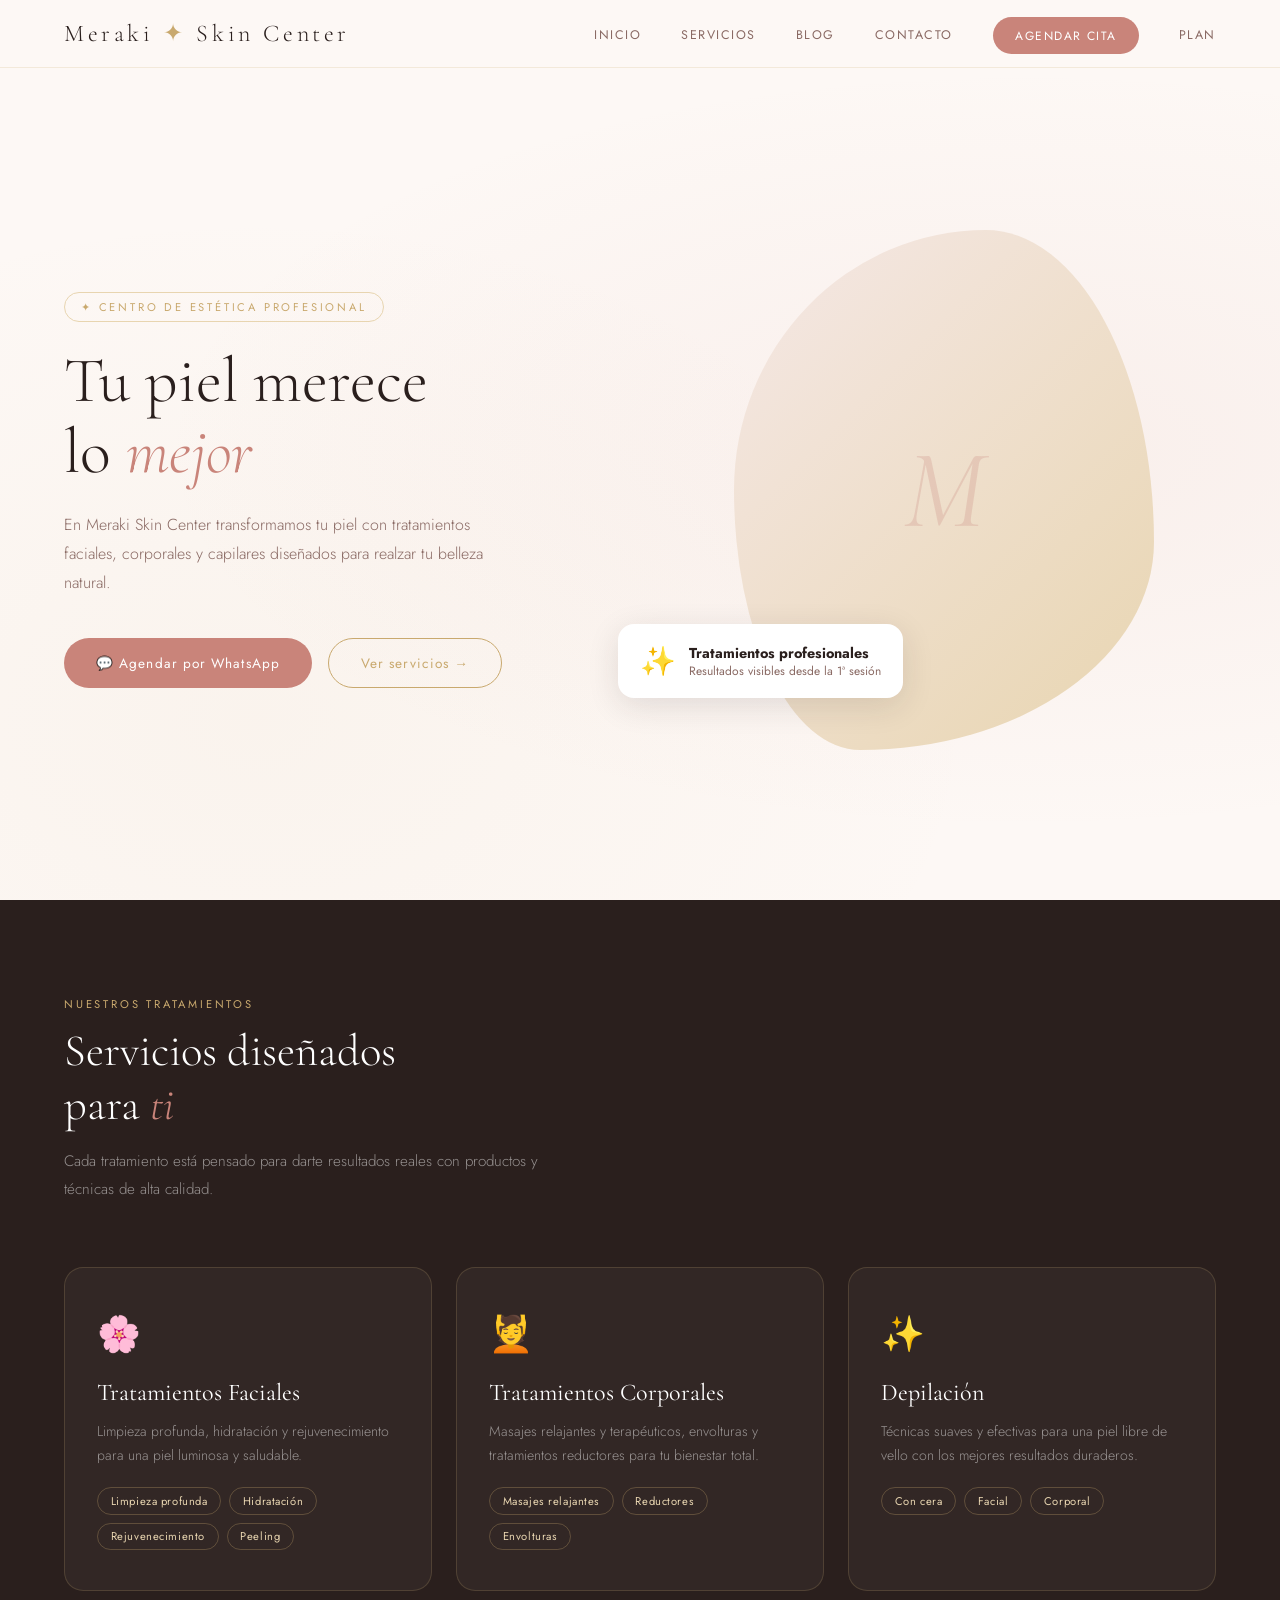
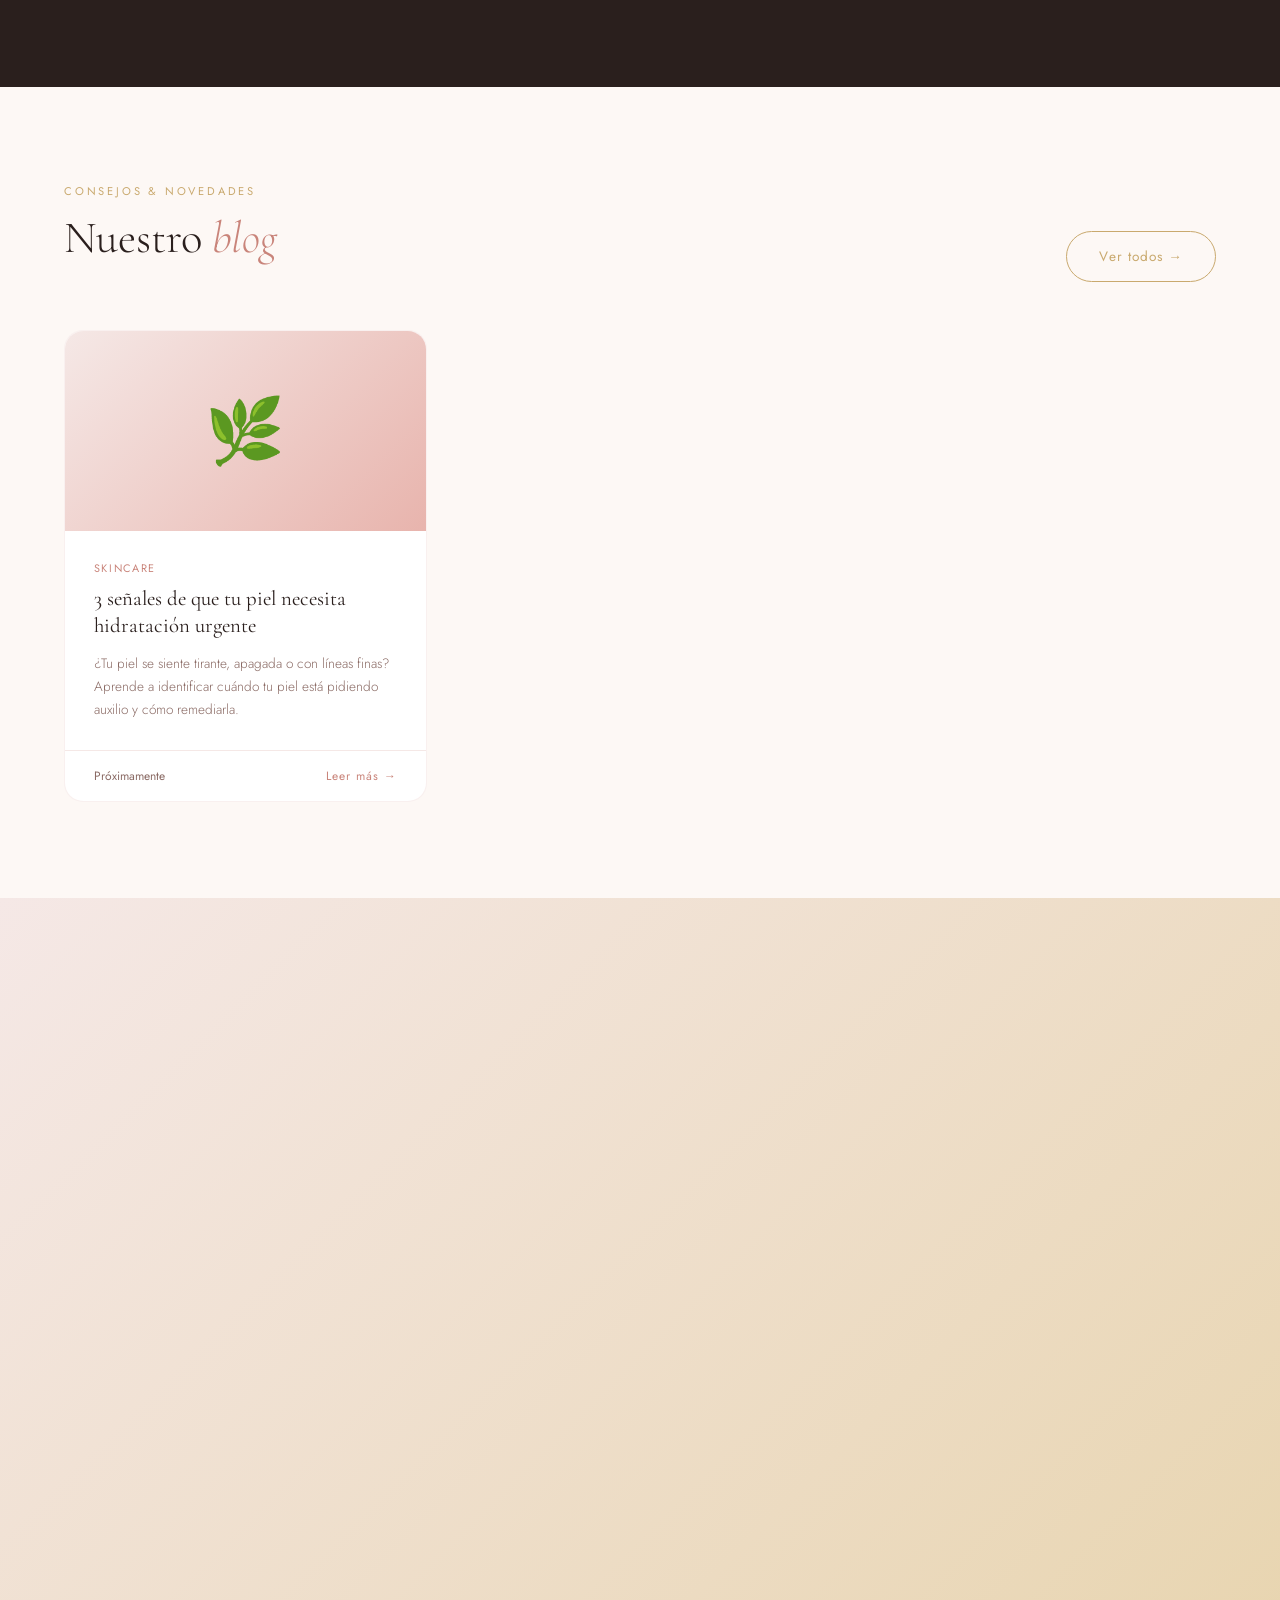
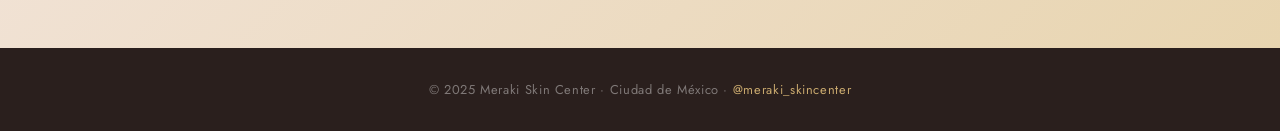
<file: index.html>
<!DOCTYPE html>
<html lang="es">
<head>
  <meta charset="UTF-8" />
  <meta name="viewport" content="width=device-width, initial-scale=1.0" />
  <title>Meraki Skin Center</title>
  <link href="https://fonts.googleapis.com/css2?family=Cormorant+Garamond:ital,wght@0,300;0,400;0,600;1,300;1,400&family=Jost:wght@300;400;500&display=swap" rel="stylesheet" />
  <link rel="stylesheet" href="css/styles.css" />
</head>
<body>

<!-- NAV -->
<nav>
  <a href="#inicio" class="nav-logo">Meraki <span>✦</span> Skin Center</a>
  <ul class="nav-links">
    <li><a href="#inicio">Inicio</a></li>
    <li><a href="#servicios">Servicios</a></li>
    <li><a href="#blog">Blog</a></li>
    <li><a href="#contacto">Contacto</a></li>
    <li><a href="https://wa.me/5215558263209?text=Hola,%20quiero%20agendar%20una%20cita%20en%20Meraki%20Skin%20Center" target="_blank" class="nav-cta">Agendar cita</a></li>
    <li><a href="meraki_plan.html">Plan</a></li> 
  </ul>
  <button class="hamburger" id="hamburger" arial-label="Abrir menú">
  <span></span><span></span><span></span>
  </button>
</nav>
  <div class="mobile-menu" id="mobileMenu">
    <a href="#inicio" class="mobile-link">Inicio</a>
    <a href="#servicios" class="mobile-link">Servicios</a>
    <a href="#blog" class="mobile-link">Blog</a>
    <a href="#contacto" class="mobile-link">Contacto</a>
    <a href="meraki_plan.html" class="mobile-link">Plan</a>
    <a href="https://wa.me/5215558263209?text=Hola,%20quiero%20agendar%20una%20cita%20en%20Meraki%20Skin%20Center" target="_blank" class="mobile-cta">💬 Agendar cita</a>
  </div>
<!-- HERO -->
<section id="inicio">
  <div class="hero-text">
    <span class="hero-label">✦ Centro de Estética Profesional</span>
    <h1 class="hero-title">
      Tu piel merece<br>
      lo <em>mejor</em>
    </h1>
    <p class="hero-desc">
      En Meraki Skin Center transformamos tu piel con tratamientos faciales, corporales y capilares diseñados para realzar tu belleza natural.
    </p>
    <div class="hero-btns">
      <a href="https://wa.me/5215558263209?text=Hola,%20quiero%20agendar%20una%20cita%20en%20Meraki%20Skin%20Center" target="_blank" class="btn-primary">
        💬 Agendar por WhatsApp
      </a>
      <a href="#servicios" class="btn-secondary">
        Ver servicios →
      </a>
    </div>
  </div>
  <div class="hero-visual">
    <div class="hero-circle">
      <span class="hero-circle-inner">M</span>
    </div>
    <div class="hero-badge">
      <span class="badge-icon">✨</span>
      <div class="badge-text">
        <strong>Tratamientos profesionales</strong>
        Resultados visibles desde la 1ª sesión
      </div>
    </div>
  </div>
</section>

<!-- SERVICIOS -->
<section id="servicios">
  <div class="services-header fade-up">
    <div class="section-label">Nuestros tratamientos</div>
    <h2 class="section-title">Servicios diseñados<br>para <em>ti</em></h2>
    <p class="section-sub">Cada tratamiento está pensado para darte resultados reales con productos y técnicas de alta calidad.</p>
  </div>
  <div class="services-grid">
    <div class="service-card fade-up">
      <span class="service-icon">🌸</span>
      <div class="service-name">Tratamientos Faciales</div>
      <p class="service-desc">Limpieza profunda, hidratación y rejuvenecimiento para una piel luminosa y saludable.</p>
      <div class="service-items">
        <span class="service-tag">Limpieza profunda</span>
        <span class="service-tag">Hidratación</span>
        <span class="service-tag">Rejuvenecimiento</span>
        <span class="service-tag">Peeling</span>
      </div>
    </div>
    <div class="service-card fade-up">
      <span class="service-icon">💆</span>
      <div class="service-name">Tratamientos Corporales</div>
      <p class="service-desc">Masajes relajantes y terapéuticos, envolturas y tratamientos reductores para tu bienestar total.</p>
      <div class="service-items">
        <span class="service-tag">Masajes relajantes</span>
        <span class="service-tag">Reductores</span>
        <span class="service-tag">Envolturas</span>
      </div>
    </div>
    <div class="service-card fade-up">
      <span class="service-icon">✨</span>
      <div class="service-name">Depilación</div>
      <p class="service-desc">Técnicas suaves y efectivas para una piel libre de vello con los mejores resultados duraderos.</p>
      <div class="service-items">
        <span class="service-tag">Con cera</span>
        <span class="service-tag">Facial</span>
        <span class="service-tag">Corporal</span>
      </div>
    </div>
  </div>
</section>

<!-- BLOG -->
<section id="blog">
  <div class="blog-header fade-up">
    <div>
      <div class="section-label">Consejos & novedades</div>
      <h2 class="section-title">Nuestro <em>blog</em></h2>
    </div>
    <a href="#contacto" class="btn-secondary">Ver todos →</a>
  </div>
  <div class="blog-grid">
    <div class="blog-card fade-up">
      <div class="blog-thumb blog-thumb-1">🌿</div>
      <div class="blog-body">
        <span class="blog-tag">Skincare</span>
        <div class="blog-title">3 señales de que tu piel necesita hidratación urgente</div>
        <p class="blog-excerpt">¿Tu piel se siente tirante, apagada o con líneas finas? Aprende a identificar cuándo tu piel está pidiendo auxilio y cómo remediarla.</p>
      </div>
      <div class="blog-footer">
        <span class="blog-date">Próximamente</span>
        <a href="#" class="blog-read">Leer más →</a>
      </div>
    </div>
    <div class="blog-card fade-up">
      <div class="blog-thumb blog-thumb-2">☀️</div>
      <div class="blog-body">
        <span class="blog-tag">Tips</span>
        <div class="blog-title">Por qué el protector solar es el mejor antienvejecimiento</div>
        <p class="blog-excerpt">El SPF no es solo para la playa. Descubre por qué dermatólogos lo consideran el tratamiento antiedad más efectivo y accesible.</p>
      </div>
      <div class="blog-footer">
        <span class="blog-date">Próximamente</span>
        <a href="#" class="blog-read">Leer más →</a>
      </div>
    </div>
    <div class="blog-card fade-up">
      <div class="blog-thumb blog-thumb-3">🌸</div>
      <div class="blog-body">
        <span class="blog-tag">Tratamientos</span>
        <div class="blog-title">¿Cuántas sesiones necesitas para ver resultados reales?</div>
        <p class="blog-excerpt">Una de las preguntas más frecuentes de nuestras clientas. Te explicamos qué esperar en cada etapa de tus tratamientos en Meraki.</p>
      </div>
      <div class="blog-footer">
        <span class="blog-date">Próximamente</span>
        <a href="#" class="blog-read">Leer más →</a>
      </div>
    </div>
  </div>
</section>

<!-- CONTACTO -->
<section id="contacto">
  <div class="contact-inner fade-up">
    <div class="section-label">Escríbenos</div>
    <h2 class="section-title">¿Lista para <em>brillar</em>?</h2>
    <p class="section-sub">Agenda tu cita hoy y da el primer paso hacia la mejor versión de tu piel. Te atendemos con gusto.</p>
    <div class="contact-options">
      <a href="https://wa.me/5215558263209?text=Hola,%20quiero%20agendar%20una%20cita%20en%20Meraki%20Skin%20Center" target="_blank" class="contact-option">
        <span>💬</span> WhatsApp
      </a>
      <a href="https://instagram.com/meraki_skincenter" target="_blank" class="contact-option">
        <span>📸</span> Instagram
      </a>
      <a href="https://facebook.com/meraki.skincenter" target="_blank" class="contact-option">
        <span>👍</span> Facebook
      </a>
      <a href="https://tiktok.com/@meraki_skincenter" target="_blank" class="contact-option">
        <span>🎵</span> TikTok
      </a>
    </div>
    <div class="deco-line"><div class="deco-dot"></div></div>
    <div class="contact-info">
      <div class="info-item">
        <div class="info-label">Horario</div>
        <div class="info-value">Lun – Sáb · 9am – 7pm</div>
      </div>
      <div class="info-item">
        <div class="info-label">Ubicación</div>
        <div class="info-value">Hipodromo, Ciudad de México.</div>
      </div>
      <div class="info-item">
        <div class="info-label">Citas</div>
        <div class="info-value">Solo con reservación</div>
      </div>
    </div>
  </div>
</section>

<!-- FOOTER -->
<footer>
  <p>© 2025 Meraki Skin Center · Ciudad de México · 
    <a href="https://instagram.com/meraki_skincenter">@meraki_skincenter</a>
  </p>
</footer>


<script src="js/main.js"></script>
</body>
</html>
</file>
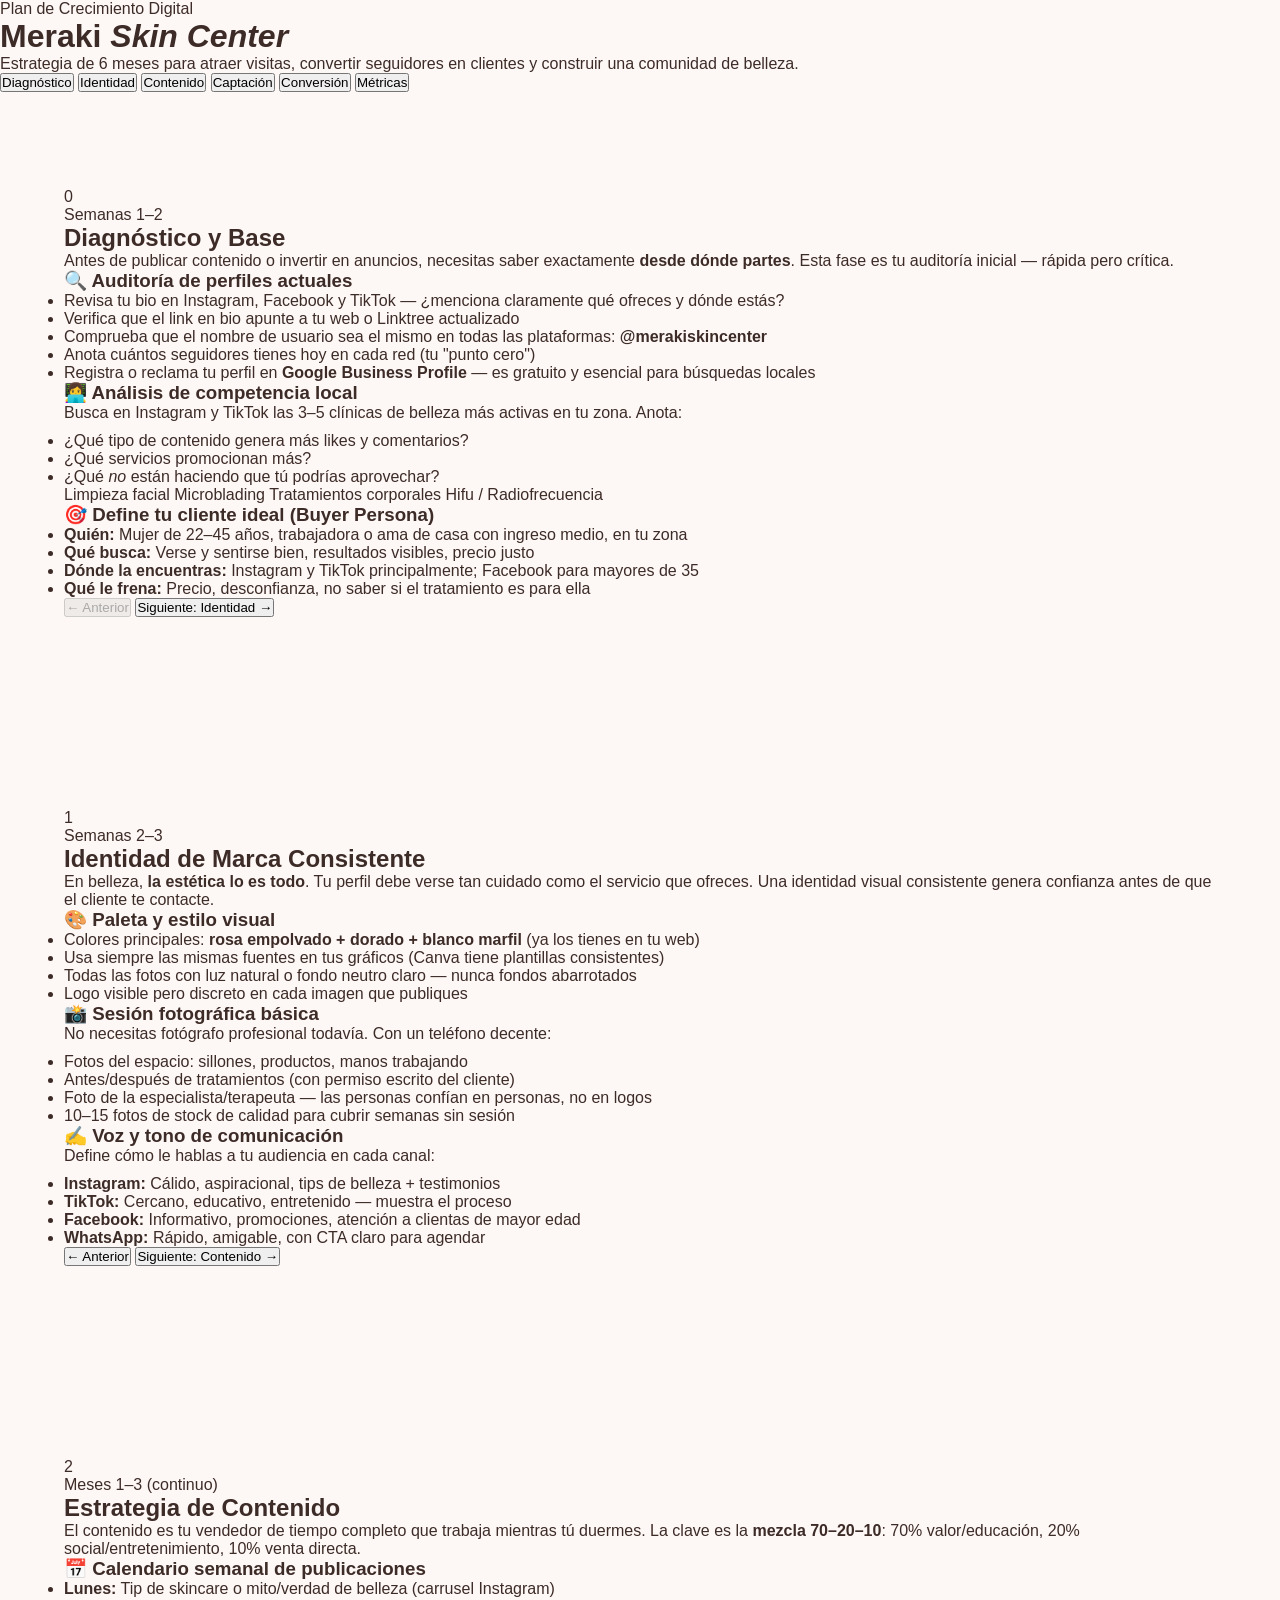
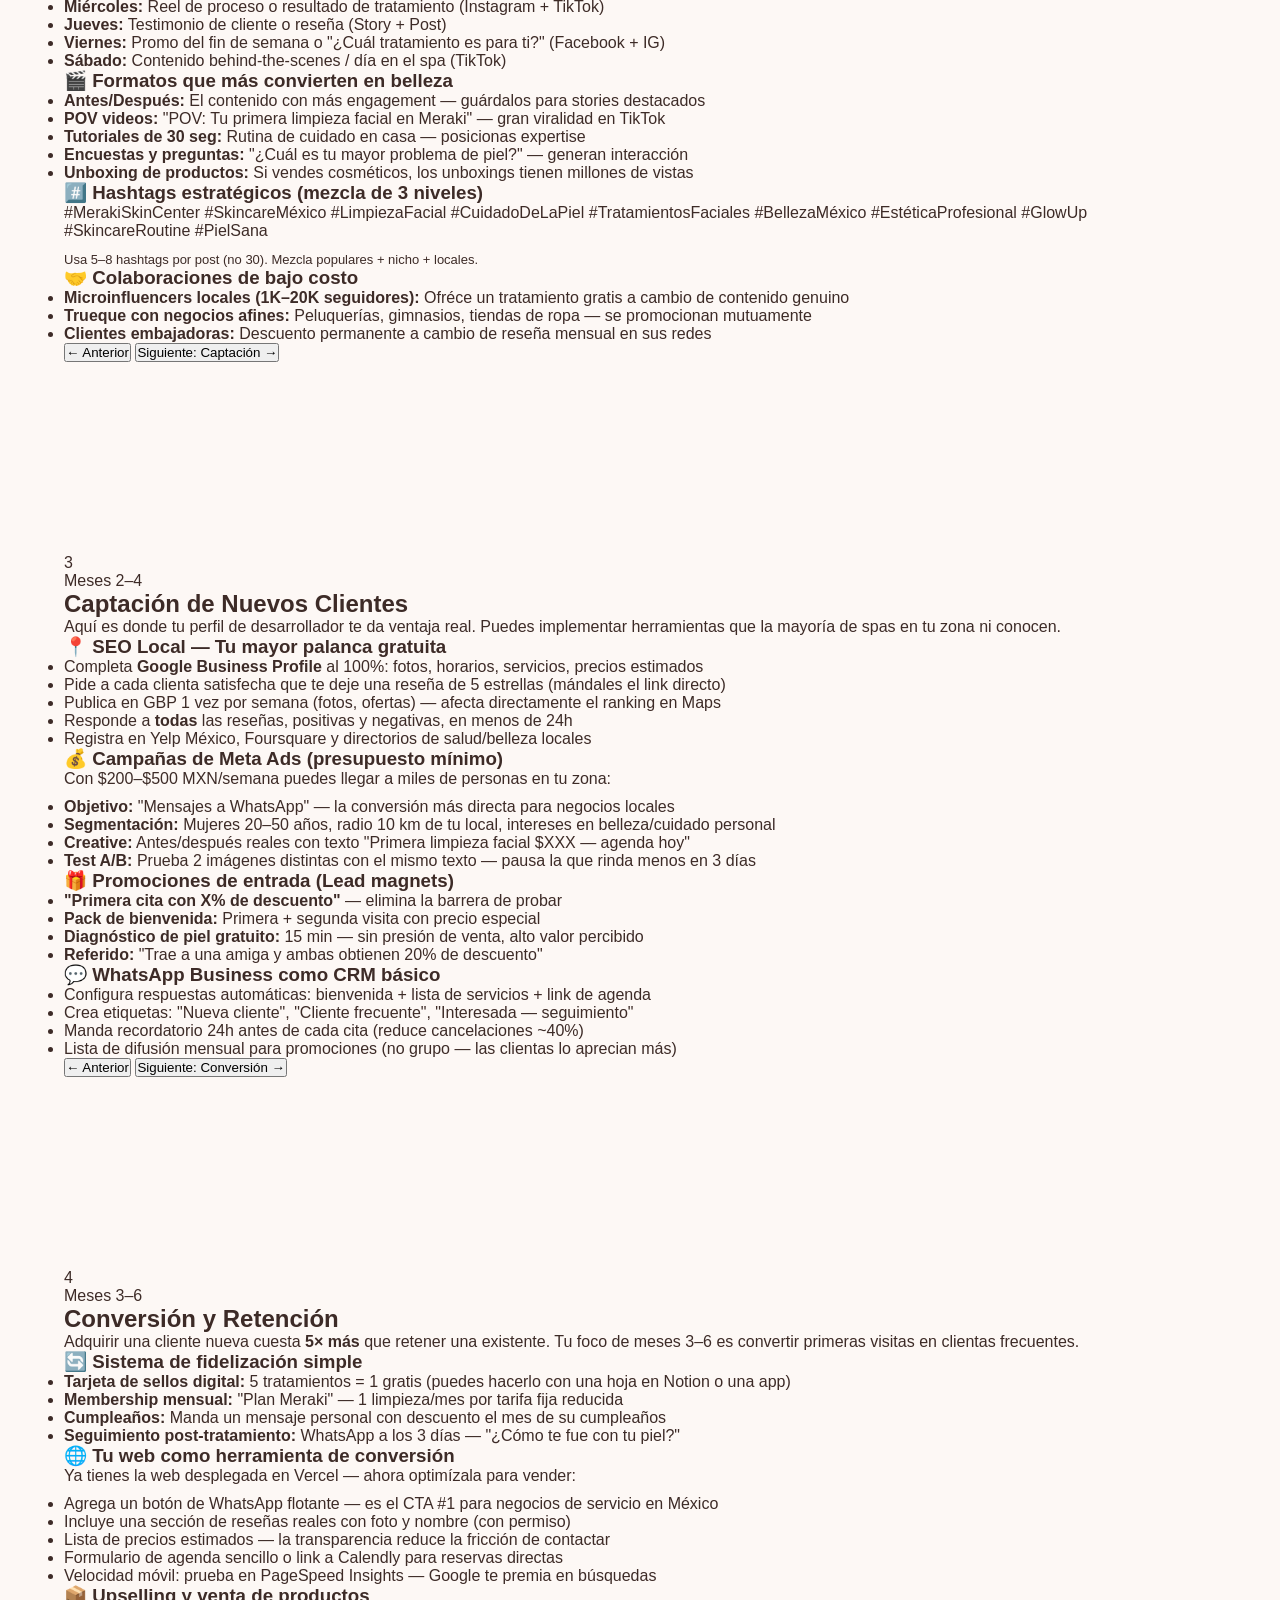
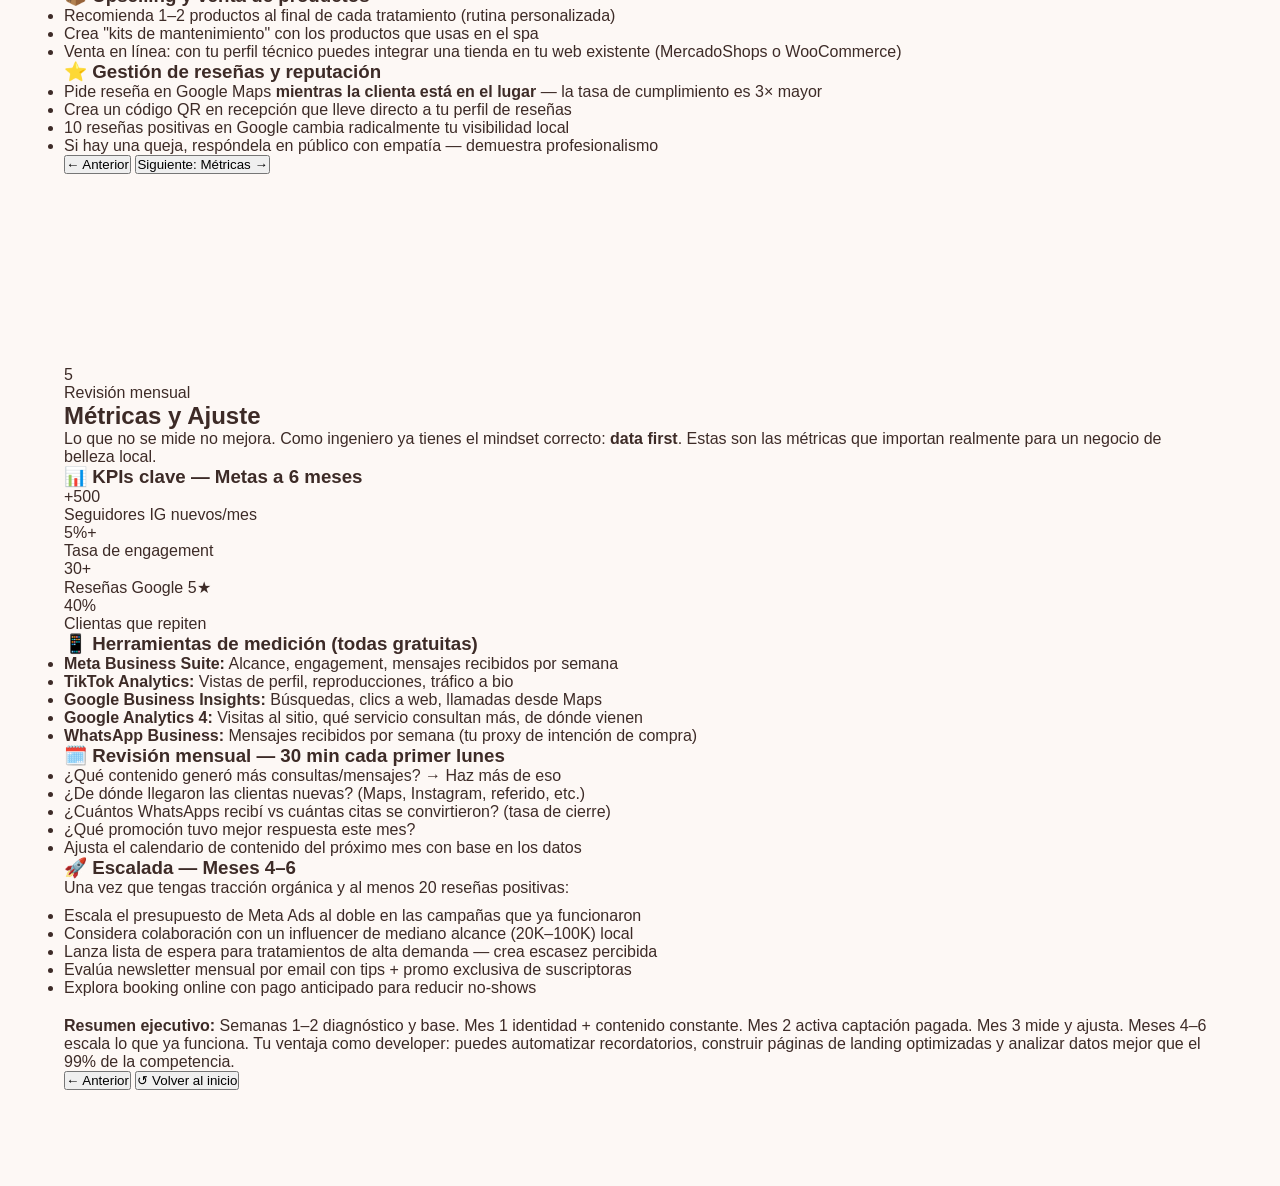
<file: meraki_plan.html>
<!DOCTYPE html>
<html lang="es">
<head>
<meta charset="UTF-8">
<meta name="viewport" content="width=device-width, initial-scale=1.0">
<title>Meraki Skin Center — Plan de Crecimiento Digital</title>
  <link rel="stylesheet" href="css/styles.css" />
</head>
<body>

<header>
  <p class="logo-eyebrow">Plan de Crecimiento Digital</p>
  <h1>Meraki <em>Skin Center</em></h1>
  <p>Estrategia de 6 meses para atraer visitas, convertir seguidores en clientes y construir una comunidad de belleza.</p>
</header>

<div class="phase-nav" id="phaseNav">
  <button class="phase-pill active" onclick="goTo(0)">Diagnóstico</button>
  <button class="phase-pill" onclick="goTo(1)">Identidad</button>
  <button class="phase-pill" onclick="goTo(2)">Contenido</button>
  <button class="phase-pill" onclick="goTo(3)">Captación</button>
  <button class="phase-pill" onclick="goTo(4)">Conversión</button>
  <button class="phase-pill" onclick="goTo(5)">Métricas</button>
</div>

<main>
  <div class="progress-bar"><div class="progress-fill" id="progressFill" style="width:16%"></div></div>

  <!-- FASE 0: DIAGNÓSTICO -->
  <section class="phase visible" id="phase-0">
    <div class="phase-header">
      <div class="phase-badge">0</div>
      <div class="phase-meta">
        <span>Semanas 1–2</span>
        <h2>Diagnóstico y Base</h2>
      </div>
    </div>

    <div class="highlight">
      Antes de publicar contenido o invertir en anuncios, necesitas saber exactamente <strong>desde dónde partes</strong>. Esta fase es tu auditoría inicial — rápida pero crítica.
    </div>

    <div class="card">
      <h3><span class="icon">🔍</span> Auditoría de perfiles actuales</h3>
      <ul class="checklist">
        <li>Revisa tu bio en Instagram, Facebook y TikTok — ¿menciona claramente qué ofreces y dónde estás?</li>
        <li>Verifica que el link en bio apunte a tu web o Linktree actualizado</li>
        <li>Comprueba que el nombre de usuario sea el mismo en todas las plataformas: <strong>@merakiskincenter</strong></li>
        <li>Anota cuántos seguidores tienes hoy en cada red (tu "punto cero")</li>
        <li>Registra o reclama tu perfil en <strong>Google Business Profile</strong> — es gratuito y esencial para búsquedas locales</li>
      </ul>
    </div>

    <div class="card gold">
      <h3><span class="icon">👩‍💻</span> Análisis de competencia local</h3>
      <p>Busca en Instagram y TikTok las 3–5 clínicas de belleza más activas en tu zona. Anota:</p>
      <ul style="margin-top:10px;">
        <li>¿Qué tipo de contenido genera más likes y comentarios?</li>
        <li>¿Qué servicios promocionan más?</li>
        <li>¿Qué <em>no</em> están haciendo que tú podrías aprovechar?</li>
      </ul>
      <div class="tags">
        <span class="tag">Limpieza facial</span>
        <span class="tag">Microblading</span>
        <span class="tag">Tratamientos corporales</span>
        <span class="tag">Hifu / Radiofrecuencia</span>
      </div>
    </div>

    <div class="card">
      <h3><span class="icon">🎯</span> Define tu cliente ideal (Buyer Persona)</h3>
      <ul class="checklist">
        <li><strong>Quién:</strong> Mujer de 22–45 años, trabajadora o ama de casa con ingreso medio, en tu zona</li>
        <li><strong>Qué busca:</strong> Verse y sentirse bien, resultados visibles, precio justo</li>
        <li><strong>Dónde la encuentras:</strong> Instagram y TikTok principalmente; Facebook para mayores de 35</li>
        <li><strong>Qué le frena:</strong> Precio, desconfianza, no saber si el tratamiento es para ella</li>
      </ul>
    </div>

    <div class="nav-buttons">
      <button class="btn outline" disabled>← Anterior</button>
      <button class="btn" onclick="goTo(1)">Siguiente: Identidad →</button>
    </div>
  </section>

  <!-- FASE 1: IDENTIDAD -->
  <section class="phase" id="phase-1">
    <div class="phase-header">
      <div class="phase-badge">1</div>
      <div class="phase-meta">
        <span>Semanas 2–3</span>
        <h2>Identidad de Marca Consistente</h2>
      </div>
    </div>

    <div class="highlight">
      En belleza, <strong>la estética lo es todo</strong>. Tu perfil debe verse tan cuidado como el servicio que ofreces. Una identidad visual consistente genera confianza antes de que el cliente te contacte.
    </div>

    <div class="card">
      <h3><span class="icon">🎨</span> Paleta y estilo visual</h3>
      <ul class="checklist">
        <li>Colores principales: <strong>rosa empolvado + dorado + blanco marfil</strong> (ya los tienes en tu web)</li>
        <li>Usa siempre las mismas fuentes en tus gráficos (Canva tiene plantillas consistentes)</li>
        <li>Todas las fotos con luz natural o fondo neutro claro — nunca fondos abarrotados</li>
        <li>Logo visible pero discreto en cada imagen que publiques</li>
      </ul>
    </div>

    <div class="card gold">
      <h3><span class="icon">📸</span> Sesión fotográfica básica</h3>
      <p>No necesitas fotógrafo profesional todavía. Con un teléfono decente:</p>
      <ul style="margin-top:10px;">
        <li>Fotos del espacio: sillones, productos, manos trabajando</li>
        <li>Antes/después de tratamientos (con permiso escrito del cliente)</li>
        <li>Foto de la especialista/terapeuta — las personas confían en personas, no en logos</li>
        <li>10–15 fotos de stock de calidad para cubrir semanas sin sesión</li>
      </ul>
    </div>

    <div class="card">
      <h3><span class="icon">✍️</span> Voz y tono de comunicación</h3>
      <p style="margin-bottom:10px;">Define cómo le hablas a tu audiencia en cada canal:</p>
      <ul class="checklist">
        <li><strong>Instagram:</strong> Cálido, aspiracional, tips de belleza + testimonios</li>
        <li><strong>TikTok:</strong> Cercano, educativo, entretenido — muestra el proceso</li>
        <li><strong>Facebook:</strong> Informativo, promociones, atención a clientas de mayor edad</li>
        <li><strong>WhatsApp:</strong> Rápido, amigable, con CTA claro para agendar</li>
      </ul>
    </div>

    <div class="nav-buttons">
      <button class="btn outline" onclick="goTo(0)">← Anterior</button>
      <button class="btn" onclick="goTo(2)">Siguiente: Contenido →</button>
    </div>
  </section>

  <!-- FASE 2: CONTENIDO -->
  <section class="phase" id="phase-2">
    <div class="phase-header">
      <div class="phase-badge">2</div>
      <div class="phase-meta">
        <span>Meses 1–3 (continuo)</span>
        <h2>Estrategia de Contenido</h2>
      </div>
    </div>

    <div class="highlight">
      El contenido es tu vendedor de tiempo completo que trabaja mientras tú duermes. La clave es la <strong>mezcla 70–20–10</strong>: 70% valor/educación, 20% social/entretenimiento, 10% venta directa.
    </div>

    <div class="card">
      <h3><span class="icon">📅</span> Calendario semanal de publicaciones</h3>
      <ul class="checklist">
        <li><strong>Lunes:</strong> Tip de skincare o mito/verdad de belleza (carrusel Instagram)</li>
        <li><strong>Miércoles:</strong> Reel de proceso o resultado de tratamiento (Instagram + TikTok)</li>
        <li><strong>Jueves:</strong> Testimonio de cliente o reseña (Story + Post)</li>
        <li><strong>Viernes:</strong> Promo del fin de semana o "¿Cuál tratamiento es para ti?" (Facebook + IG)</li>
        <li><strong>Sábado:</strong> Contenido behind-the-scenes / día en el spa (TikTok)</li>
      </ul>
    </div>

    <div class="card gold">
      <h3><span class="icon">🎬</span> Formatos que más convierten en belleza</h3>
      <ul class="checklist">
        <li><strong>Antes/Después:</strong> El contenido con más engagement — guárdalos para stories destacados</li>
        <li><strong>POV videos:</strong> "POV: Tu primera limpieza facial en Meraki" — gran viralidad en TikTok</li>
        <li><strong>Tutoriales de 30 seg:</strong> Rutina de cuidado en casa — posicionas expertise</li>
        <li><strong>Encuestas y preguntas:</strong> "¿Cuál es tu mayor problema de piel?" — generan interacción</li>
        <li><strong>Unboxing de productos:</strong> Si vendes cosméticos, los unboxings tienen millones de vistas</li>
      </ul>
    </div>

    <div class="card">
      <h3><span class="icon">#️⃣</span> Hashtags estratégicos (mezcla de 3 niveles)</h3>
      <div class="tags">
        <span class="tag">#MerakiSkinCenter</span>
        <span class="tag">#SkincareMéxico</span>
        <span class="tag">#LimpiezaFacial</span>
        <span class="tag">#CuidadoDeLaPiel</span>
        <span class="tag">#TratamientosFaciales</span>
        <span class="tag">#BellezaMéxico</span>
        <span class="tag">#EstéticaProfesional</span>
        <span class="tag">#GlowUp</span>
        <span class="tag">#SkincareRoutine</span>
        <span class="tag">#PielSana</span>
      </div>
      <p style="margin-top:12px; font-size:13px; color:var(--muted);">Usa 5–8 hashtags por post (no 30). Mezcla populares + nicho + locales.</p>
    </div>

    <div class="card">
      <h3><span class="icon">🤝</span> Colaboraciones de bajo costo</h3>
      <ul class="checklist">
        <li><strong>Microinfluencers locales (1K–20K seguidores):</strong> Ofréce un tratamiento gratis a cambio de contenido genuino</li>
        <li><strong>Trueque con negocios afines:</strong> Peluquerías, gimnasios, tiendas de ropa — se promocionan mutuamente</li>
        <li><strong>Clientes embajadoras:</strong> Descuento permanente a cambio de reseña mensual en sus redes</li>
      </ul>
    </div>

    <div class="nav-buttons">
      <button class="btn outline" onclick="goTo(1)">← Anterior</button>
      <button class="btn" onclick="goTo(3)">Siguiente: Captación →</button>
    </div>
  </section>

  <!-- FASE 3: CAPTACIÓN -->
  <section class="phase" id="phase-3">
    <div class="phase-header">
      <div class="phase-badge">3</div>
      <div class="phase-meta">
        <span>Meses 2–4</span>
        <h2>Captación de Nuevos Clientes</h2>
      </div>
    </div>

    <div class="highlight">
      Aquí es donde tu perfil de desarrollador te da ventaja real. Puedes implementar herramientas que la mayoría de spas en tu zona ni conocen.
    </div>

    <div class="card gold">
      <h3><span class="icon">📍</span> SEO Local — Tu mayor palanca gratuita</h3>
      <ul class="checklist">
        <li>Completa <strong>Google Business Profile</strong> al 100%: fotos, horarios, servicios, precios estimados</li>
        <li>Pide a cada clienta satisfecha que te deje una reseña de 5 estrellas (mándales el link directo)</li>
        <li>Publica en GBP 1 vez por semana (fotos, ofertas) — afecta directamente el ranking en Maps</li>
        <li>Responde a <strong>todas</strong> las reseñas, positivas y negativas, en menos de 24h</li>
        <li>Registra en Yelp México, Foursquare y directorios de salud/belleza locales</li>
      </ul>
    </div>

    <div class="card">
      <h3><span class="icon">💰</span> Campañas de Meta Ads (presupuesto mínimo)</h3>
      <p style="margin-bottom:10px;">Con $200–$500 MXN/semana puedes llegar a miles de personas en tu zona:</p>
      <ul class="checklist">
        <li><strong>Objetivo:</strong> "Mensajes a WhatsApp" — la conversión más directa para negocios locales</li>
        <li><strong>Segmentación:</strong> Mujeres 20–50 años, radio 10 km de tu local, intereses en belleza/cuidado personal</li>
        <li><strong>Creative:</strong> Antes/después reales con texto "Primera limpieza facial $XXX — agenda hoy"</li>
        <li><strong>Test A/B:</strong> Prueba 2 imágenes distintas con el mismo texto — pausa la que rinda menos en 3 días</li>
      </ul>
    </div>

    <div class="card">
      <h3><span class="icon">🎁</span> Promociones de entrada (Lead magnets)</h3>
      <ul class="checklist">
        <li><strong>"Primera cita con X% de descuento"</strong> — elimina la barrera de probar</li>
        <li><strong>Pack de bienvenida:</strong> Primera + segunda visita con precio especial</li>
        <li><strong>Diagnóstico de piel gratuito:</strong> 15 min — sin presión de venta, alto valor percibido</li>
        <li><strong>Referido:</strong> "Trae a una amiga y ambas obtienen 20% de descuento"</li>
      </ul>
    </div>

    <div class="card gold">
      <h3><span class="icon">💬</span> WhatsApp Business como CRM básico</h3>
      <ul class="checklist">
        <li>Configura respuestas automáticas: bienvenida + lista de servicios + link de agenda</li>
        <li>Crea etiquetas: "Nueva cliente", "Cliente frecuente", "Interesada — seguimiento"</li>
        <li>Manda recordatorio 24h antes de cada cita (reduce cancelaciones ~40%)</li>
        <li>Lista de difusión mensual para promociones (no grupo — las clientas lo aprecian más)</li>
      </ul>
    </div>

    <div class="nav-buttons">
      <button class="btn outline" onclick="goTo(2)">← Anterior</button>
      <button class="btn" onclick="goTo(4)">Siguiente: Conversión →</button>
    </div>
  </section>

  <!-- FASE 4: CONVERSIÓN Y RETENCIÓN -->
  <section class="phase" id="phase-4">
    <div class="phase-header">
      <div class="phase-badge">4</div>
      <div class="phase-meta">
        <span>Meses 3–6</span>
        <h2>Conversión y Retención</h2>
      </div>
    </div>

    <div class="highlight">
      Adquirir una cliente nueva cuesta <strong>5× más</strong> que retener una existente. Tu foco de meses 3–6 es convertir primeras visitas en clientas frecuentes.
    </div>

    <div class="card">
      <h3><span class="icon">🔄</span> Sistema de fidelización simple</h3>
      <ul class="checklist">
        <li><strong>Tarjeta de sellos digital:</strong> 5 tratamientos = 1 gratis (puedes hacerlo con una hoja en Notion o una app)</li>
        <li><strong>Membership mensual:</strong> "Plan Meraki" — 1 limpieza/mes por tarifa fija reducida</li>
        <li><strong>Cumpleaños:</strong> Manda un mensaje personal con descuento el mes de su cumpleaños</li>
        <li><strong>Seguimiento post-tratamiento:</strong> WhatsApp a los 3 días — "¿Cómo te fue con tu piel?"</li>
      </ul>
    </div>

    <div class="card gold">
      <h3><span class="icon">🌐</span> Tu web como herramienta de conversión</h3>
      <p style="margin-bottom:10px;">Ya tienes la web desplegada en Vercel — ahora optimízala para vender:</p>
      <ul class="checklist">
        <li>Agrega un botón de WhatsApp flotante — es el CTA #1 para negocios de servicio en México</li>
        <li>Incluye una sección de reseñas reales con foto y nombre (con permiso)</li>
        <li>Lista de precios estimados — la transparencia reduce la fricción de contactar</li>
        <li>Formulario de agenda sencillo o link a Calendly para reservas directas</li>
        <li>Velocidad móvil: prueba en PageSpeed Insights — Google te premia en búsquedas</li>
      </ul>
    </div>

    <div class="card">
      <h3><span class="icon">📦</span> Upselling y venta de productos</h3>
      <ul class="checklist">
        <li>Recomienda 1–2 productos al final de cada tratamiento (rutina personalizada)</li>
        <li>Crea "kits de mantenimiento" con los productos que usas en el spa</li>
        <li>Venta en línea: con tu perfil técnico puedes integrar una tienda en tu web existente (MercadoShops o WooCommerce)</li>
      </ul>
    </div>

    <div class="card">
      <h3><span class="icon">⭐</span> Gestión de reseñas y reputación</h3>
      <ul class="checklist">
        <li>Pide reseña en Google Maps <strong>mientras la clienta está en el lugar</strong> — la tasa de cumplimiento es 3× mayor</li>
        <li>Crea un código QR en recepción que lleve directo a tu perfil de reseñas</li>
        <li>10 reseñas positivas en Google cambia radicalmente tu visibilidad local</li>
        <li>Si hay una queja, respóndela en público con empatía — demuestra profesionalismo</li>
      </ul>
    </div>

    <div class="nav-buttons">
      <button class="btn outline" onclick="goTo(3)">← Anterior</button>
      <button class="btn" onclick="goTo(5)">Siguiente: Métricas →</button>
    </div>
  </section>

  <!-- FASE 5: MÉTRICAS -->
  <section class="phase" id="phase-5">
    <div class="phase-header">
      <div class="phase-badge">5</div>
      <div class="phase-meta">
        <span>Revisión mensual</span>
        <h2>Métricas y Ajuste</h2>
      </div>
    </div>

    <div class="highlight">
      Lo que no se mide no mejora. Como ingeniero ya tienes el mindset correcto: <strong>data first</strong>. Estas son las métricas que importan realmente para un negocio de belleza local.
    </div>

    <div class="card gold">
      <h3><span class="icon">📊</span> KPIs clave — Metas a 6 meses</h3>
      <div class="kpi-grid">
        <div class="kpi">
          <div class="kpi-num">+500</div>
          <div class="kpi-label">Seguidores IG nuevos/mes</div>
        </div>
        <div class="kpi">
          <div class="kpi-num">5%+</div>
          <div class="kpi-label">Tasa de engagement</div>
        </div>
        <div class="kpi">
          <div class="kpi-num">30+</div>
          <div class="kpi-label">Reseñas Google 5★</div>
        </div>
        <div class="kpi">
          <div class="kpi-num">40%</div>
          <div class="kpi-label">Clientas que repiten</div>
        </div>
      </div>
    </div>

    <div class="card">
      <h3><span class="icon">📱</span> Herramientas de medición (todas gratuitas)</h3>
      <ul class="checklist">
        <li><strong>Meta Business Suite:</strong> Alcance, engagement, mensajes recibidos por semana</li>
        <li><strong>TikTok Analytics:</strong> Vistas de perfil, reproducciones, tráfico a bio</li>
        <li><strong>Google Business Insights:</strong> Búsquedas, clics a web, llamadas desde Maps</li>
        <li><strong>Google Analytics 4:</strong> Visitas al sitio, qué servicio consultan más, de dónde vienen</li>
        <li><strong>WhatsApp Business:</strong> Mensajes recibidos por semana (tu proxy de intención de compra)</li>
      </ul>
    </div>

    <div class="card">
      <h3><span class="icon">🗓️</span> Revisión mensual — 30 min cada primer lunes</h3>
      <ul class="checklist">
        <li>¿Qué contenido generó más consultas/mensajes? → Haz más de eso</li>
        <li>¿De dónde llegaron las clientas nuevas? (Maps, Instagram, referido, etc.)</li>
        <li>¿Cuántos WhatsApps recibí vs cuántas citas se convirtieron? (tasa de cierre)</li>
        <li>¿Qué promoción tuvo mejor respuesta este mes?</li>
        <li>Ajusta el calendario de contenido del próximo mes con base en los datos</li>
      </ul>
    </div>

    <div class="card gold">
      <h3><span class="icon">🚀</span> Escalada — Meses 4–6</h3>
      <p style="margin-bottom:10px;">Una vez que tengas tracción orgánica y al menos 20 reseñas positivas:</p>
      <ul class="checklist">
        <li>Escala el presupuesto de Meta Ads al doble en las campañas que ya funcionaron</li>
        <li>Considera colaboración con un influencer de mediano alcance (20K–100K) local</li>
        <li>Lanza lista de espera para tratamientos de alta demanda — crea escasez percibida</li>
        <li>Evalúa newsletter mensual por email con tips + promo exclusiva de suscriptoras</li>
        <li>Explora booking online con pago anticipado para reducir no-shows</li>
      </ul>
    </div>

    <div class="highlight" style="margin-top:20px;">
      <strong>Resumen ejecutivo:</strong> Semanas 1–2 diagnóstico y base. Mes 1 identidad + contenido constante. Mes 2 activa captación pagada. Mes 3 mide y ajusta. Meses 4–6 escala lo que ya funciona. Tu ventaja como developer: puedes automatizar recordatorios, construir páginas de landing optimizadas y analizar datos mejor que el 99% de la competencia.
    </div>

    <div class="nav-buttons">
      <button class="btn outline" onclick="goTo(4)">← Anterior</button>
      <button class="btn" onclick="goTo(0)">↺ Volver al inicio</button>
    </div>
  </section>
</main>

<script>
  let current = 0;
  const total = 6;

  function goTo(index) {
    document.getElementById('phase-' + current).classList.remove('visible');
    document.querySelectorAll('.phase-pill')[current].classList.remove('active');
    current = index;
    document.getElementById('phase-' + current).classList.add('visible');
    document.querySelectorAll('.phase-pill')[current].classList.add('active');
    const pct = Math.round(((current + 1) / total) * 100);
    document.getElementById('progressFill').style.width = pct + '%';
    window.scrollTo({ top: 0, behavior: 'smooth' });
  }
</script>
</body>
</html>
</file>
<file: css/styles.css>
:root {
      --rose: #c9847a;
      --rose-light: #e8b4ad;
      --rose-pale: #f5e8e6;
      --gold: #c9a96e;
      --gold-light: #e8d5b0;
      --cream: #fdf8f5;
      --dark: #2a1f1d;
      --dark-mid: #4a3530;
      --text: #3d2b27;
      --text-light: #8a6a64;
    }

    * { margin: 0; padding: 0; box-sizing: border-box; }

    html { scroll-behavior: smooth; }

    body {
      font-family: 'Jost', sans-serif;
      background: var(--cream);
      color: var(--text);
      overflow-x: hidden;
    }

    /* ── NAV ── */
    nav {
      position: fixed; top: 0; left: 0; right: 0; z-index: 250;
      display: flex; align-items: center; justify-content: space-between;
      padding: 1.2rem 4rem;
      background: rgba(253,248,245,0.92);
      backdrop-filter: blur(12px);
      border-bottom: 1px solid rgba(201,168,110,0.2);
      transition: all 0.3s;
    }
    .nav-logo {
      font-family: 'Cormorant Garamond', serif;
      font-size: 1.5rem;
      font-weight: 300;
      letter-spacing: 0.15em;
      color: var(--dark);
      text-decoration: none;
    }
    .nav-logo span { color: var(--gold); }
    .nav-links { display: flex; gap: 2.5rem; list-style: none; }
    .nav-links a {
      font-size: 0.78rem;
      letter-spacing: 0.12em;
      text-transform: uppercase;
      color: var(--text-light);
      text-decoration: none;
      transition: color 0.3s;
    }
    .nav-links a:hover { color: var(--rose); }
    .nav-cta {
      background: var(--rose);
      color: #fff !important;
      padding: 0.6rem 1.4rem;
      border-radius: 2rem;
      font-size: 0.75rem !important;
      letter-spacing: 0.1em;
      transition: background 0.3s !important;
    }
    .nav-cta:hover { background: var(--dark) !important; color: #fff !important; }

    /* ── HERO ── */
    #inicio {
      min-height: 100vh;
      display: grid;
      grid-template-columns: 1fr 1fr;
      align-items: center;
      padding: 0 4rem;
      gap: 4rem;
      padding-top: 80px;
      position: relative;
      overflow: hidden;
    }
    #inicio::before {
      content: '';
      position: absolute; inset: 0;
      background: radial-gradient(ellipse at 80% 50%, rgba(201,132,122,0.08) 0%, transparent 60%),
                  radial-gradient(ellipse at 20% 80%, rgba(201,169,110,0.06) 0%, transparent 50%);
      pointer-events: none;
    }
    .hero-text { z-index: 1; }
    .hero-label {
      display: inline-block;
      font-size: 0.7rem;
      letter-spacing: 0.25em;
      text-transform: uppercase;
      color: var(--gold);
      margin-bottom: 1.5rem;
      padding: 0.4rem 1rem;
      border: 1px solid var(--gold-light);
      border-radius: 2rem;
    }
    .hero-title {
      font-family: 'Cormorant Garamond', serif;
      font-size: clamp(3rem, 5vw, 5.5rem);
      font-weight: 300;
      line-height: 1.1;
      color: var(--dark);
      margin-bottom: 1.5rem;
    }
    .hero-title em {
      font-style: italic;
      color: var(--rose);
    }
    .hero-desc {
      font-size: 1rem;
      line-height: 1.8;
      color: var(--text-light);
      max-width: 420px;
      margin-bottom: 2.5rem;
      font-weight: 300;
    }
    .hero-btns { display: flex; gap: 1rem; flex-wrap: wrap; }
    .btn-primary {
      display: inline-flex; align-items: center; gap: 0.5rem;
      background: var(--rose);
      color: #fff;
      padding: 0.9rem 2rem;
      border-radius: 3rem;
      text-decoration: none;
      font-size: 0.85rem;
      letter-spacing: 0.08em;
      transition: all 0.3s;
      font-family: 'Jost', sans-serif;
    }
    .btn-primary:hover { background: var(--dark); transform: translateY(-2px); box-shadow: 0 8px 24px rgba(201,132,122,0.3); }
    .btn-secondary {
      display: inline-flex; align-items: center; gap: 0.5rem;
      border: 1px solid var(--gold);
      color: var(--gold);
      padding: 0.9rem 2rem;
      border-radius: 3rem;
      text-decoration: none;
      font-size: 0.85rem;
      letter-spacing: 0.08em;
      transition: all 0.3s;
      font-family: 'Jost', sans-serif;
    }
    .btn-secondary:hover { background: var(--gold); color: #fff; }

    .hero-visual {
      position: relative;
      display: flex;
      justify-content: center;
      align-items: center;
    }
    .hero-circle {
      width: min(420px, 45vw);
      height: min(520px, 55vw);
      background: linear-gradient(135deg, var(--rose-pale) 0%, var(--gold-light) 100%);
      border-radius: 60% 40% 70% 30% / 50% 60% 40% 50%;
      position: relative;
      animation: morphBlob 8s ease-in-out infinite;
      display: flex; align-items: center; justify-content: center;
    }
    @keyframes morphBlob {
      0%,100% { border-radius: 60% 40% 70% 30% / 50% 60% 40% 50%; }
      33% { border-radius: 40% 60% 30% 70% / 60% 40% 60% 40%; }
      66% { border-radius: 70% 30% 50% 50% / 40% 70% 30% 60%; }
    }
    .hero-circle-inner {
      font-family: 'Cormorant Garamond', serif;
      font-size: 7rem;
      color: rgba(201,132,122,0.25);
      font-style: italic;
      user-select: none;
    }
    .hero-badge {
      position: absolute;
      bottom: 10%;
      left: -10%;
      background: #fff;
      border-radius: 1rem;
      padding: 1rem 1.4rem;
      box-shadow: 0 8px 32px rgba(42,31,29,0.12);
      display: flex; gap: 0.8rem; align-items: center;
      animation: floatBadge 4s ease-in-out infinite;
    }
    @keyframes floatBadge {
      0%,100% { transform: translateY(0); }
      50% { transform: translateY(-8px); }
    }
    .badge-icon { font-size: 1.8rem; }
    .badge-text { font-size: 0.75rem; color: var(--text-light); line-height: 1.4; }
    .badge-text strong { display: block; color: var(--dark); font-size: 0.9rem; }

    /* ── SECTION BASE ── */
    section { padding: 6rem 4rem; }
    .section-label {
      font-size: 0.7rem;
      letter-spacing: 0.25em;
      text-transform: uppercase;
      color: var(--gold);
      margin-bottom: 0.8rem;
    }
    .section-title {
      font-family: 'Cormorant Garamond', serif;
      font-size: clamp(2rem, 3.5vw, 3.2rem);
      font-weight: 300;
      line-height: 1.2;
      color: var(--dark);
      margin-bottom: 1rem;
    }
    .section-title em { font-style: italic; color: var(--rose); }
    .section-sub {
      font-size: 0.95rem;
      color: var(--text-light);
      line-height: 1.8;
      max-width: 520px;
      font-weight: 300;
    }

    /* ── SERVICIOS ── */
    #servicios { background: var(--dark); color: #fff; }
    #servicios .section-label { color: var(--gold); }
    #servicios .section-title { color: #fff; }
    #servicios .section-sub { color: rgba(255,255,255,0.5); }

    .services-header { margin-bottom: 4rem; }
    .services-grid {
      display: grid;
      grid-template-columns: repeat(auto-fit, minmax(280px, 1fr));
      gap: 1.5rem;
    }
    .service-card {
      background: rgba(255,255,255,0.04);
      border: 1px solid rgba(201,169,110,0.2);
      border-radius: 1.2rem;
      padding: 2.5rem 2rem;
      transition: all 0.4s;
      cursor: default;
    }
    .service-card:hover {
      background: rgba(201,132,122,0.1);
      border-color: var(--rose);
      transform: translateY(-4px);
    }
    .service-icon {
      font-size: 2.2rem;
      margin-bottom: 1.2rem;
      display: block;
    }
    .service-name {
      font-family: 'Cormorant Garamond', serif;
      font-size: 1.5rem;
      font-weight: 400;
      color: #fff;
      margin-bottom: 0.8rem;
    }
    .service-desc {
      font-size: 0.88rem;
      color: rgba(255,255,255,0.5);
      line-height: 1.7;
      font-weight: 300;
    }
    .service-items {
      margin-top: 1.2rem;
      display: flex;
      flex-wrap: wrap;
      gap: 0.5rem;
    }
    .service-tag {
      font-size: 0.7rem;
      padding: 0.3rem 0.8rem;
      border-radius: 2rem;
      border: 1px solid rgba(201,169,110,0.3);
      color: var(--gold-light);
      letter-spacing: 0.05em;
    }

    /* ── BLOG ── */
    #blog { background: var(--cream); }
    .blog-header {
      display: flex;
      justify-content: space-between;
      align-items: flex-end;
      margin-bottom: 3rem;
      flex-wrap: wrap;
      gap: 1rem;
    }
    .blog-grid {
      display: grid;
      grid-template-columns: repeat(auto-fit, minmax(300px, 1fr));
      gap: 2rem;
    }
    .blog-card {
      background: #fff;
      border-radius: 1.2rem;
      overflow: hidden;
      border: 1px solid rgba(201,132,122,0.12);
      transition: all 0.4s;
    }
    .blog-card:hover { transform: translateY(-6px); box-shadow: 0 16px 48px rgba(201,132,122,0.15); }
    .blog-thumb {
      height: 200px;
      display: flex; align-items: center; justify-content: center;
      font-size: 4rem;
    }
    .blog-thumb-1 { background: linear-gradient(135deg, var(--rose-pale), var(--rose-light)); }
    .blog-thumb-2 { background: linear-gradient(135deg, var(--gold-light), var(--rose-pale)); }
    .blog-thumb-3 { background: linear-gradient(135deg, var(--rose-pale), var(--gold-light)); }
    .blog-body { padding: 1.8rem; }
    .blog-tag {
      font-size: 0.68rem;
      letter-spacing: 0.15em;
      text-transform: uppercase;
      color: var(--rose);
      margin-bottom: 0.6rem;
      display: block;
    }
    .blog-title {
      font-family: 'Cormorant Garamond', serif;
      font-size: 1.3rem;
      font-weight: 400;
      color: var(--dark);
      line-height: 1.3;
      margin-bottom: 0.8rem;
    }
    .blog-excerpt {
      font-size: 0.85rem;
      color: var(--text-light);
      line-height: 1.7;
      font-weight: 300;
    }
    .blog-footer {
      padding: 1rem 1.8rem;
      border-top: 1px solid var(--rose-pale);
      display: flex;
      justify-content: space-between;
      align-items: center;
    }
    .blog-date { font-size: 0.75rem; color: var(--text-light); }
    .blog-read {
      font-size: 0.75rem;
      color: var(--rose);
      text-decoration: none;
      letter-spacing: 0.08em;
      transition: color 0.3s;
    }
    .blog-read:hover { color: var(--dark); }

    /* ── CONTACTO ── */
    #contacto {
      background: linear-gradient(135deg, var(--rose-pale) 0%, var(--gold-light) 100%);
      text-align: center;
    }
    .contact-inner { max-width: 600px; margin: 0 auto; }
    .contact-inner .section-title { font-size: clamp(2.2rem, 4vw, 3.8rem); }
    .contact-inner .section-sub { max-width: 100%; margin: 0 auto 3rem; }
    .contact-options {
      display: flex;
      justify-content: center;
      gap: 1.2rem;
      flex-wrap: wrap;
      margin-bottom: 3rem;
    }
    .contact-option {
      display: flex;
      align-items: center;
      gap: 0.8rem;
      background: #fff;
      padding: 1rem 1.8rem;
      border-radius: 3rem;
      text-decoration: none;
      color: var(--dark);
      font-size: 0.88rem;
      transition: all 0.3s;
      box-shadow: 0 4px 16px rgba(42,31,29,0.08);
    }
    .contact-option:hover { transform: translateY(-3px); box-shadow: 0 8px 28px rgba(42,31,29,0.15); }
    .contact-option span { font-size: 1.2rem; }
    .contact-info {
      display: flex;
      justify-content: center;
      gap: 3rem;
      flex-wrap: wrap;
    }
    .info-item { text-align: center; }
    .info-label {
      font-size: 0.7rem;
      letter-spacing: 0.15em;
      text-transform: uppercase;
      color: var(--text-light);
      margin-bottom: 0.3rem;
    }
    .info-value {
      font-family: 'Cormorant Garamond', serif;
      font-size: 1.1rem;
      color: var(--dark);
    }

    /* ── FOOTER ── */
    footer {
      background: var(--dark);
      color: rgba(255,255,255,0.4);
      text-align: center;
      padding: 2rem 4rem;
      font-size: 0.8rem;
      letter-spacing: 0.05em;
    }
    footer a { color: var(--gold); text-decoration: none; }

    /* ── DECORATIVE LINE ── */
    .deco-line {
      display: flex; align-items: center; gap: 1rem;
      margin-bottom: 1.5rem;
    }
    .deco-line::before, .deco-line::after {
      content: ''; flex: 1;
      height: 1px;
      background: linear-gradient(to right, transparent, var(--gold-light));
    }
    .deco-line::after { background: linear-gradient(to left, transparent, var(--gold-light)); }
    .deco-dot { width: 6px; height: 6px; background: var(--gold); border-radius: 50%; }

    /* ── ANIMATIONS ── */
    .fade-up {
      opacity: 0;
      transform: translateY(30px);
      transition: opacity 0.7s ease, transform 0.7s ease;
    }
    .fade-up.visible {
      opacity: 1;
      transform: translateY(0);
    }

     /* ── HAMBURGER ── */
    .hamburger {
      display: none;
      flex-direction: column;
      gap: 5px;
      cursor: pointer;
      padding: 4px;
      background: none;
      border: none;
      z-index: 300;
      position: relative;
    }
    .hamburger span {
      display: block;
      width: 24px;
      height: 2px;
      background: var(--dark);
      border-radius: 2px;
      transition: all 0.3s ease;
    }
    .hamburger.open span:nth-child(1) { transform: translateY(7px) rotate(45deg); }
    .hamburger.open span:nth-child(2) { opacity: 0; transform: scaleX(0); }
    .hamburger.open span:nth-child(3) { transform: translateY(-7px) rotate(-45deg); }

    /* ── MOBILE ── */
    .mobile-menu {
      position: fixed;
      top: 0; left: 0; right: 0; bottom: 0;
      background: rgba(253,248,245,0.98);
      z-index: 200;
      display: flex;
      flex-direction: column;
      align-items: center;
      justify-content: center;
      gap: 2.5rem;
      visibility: hidden;
      opacity: 0;
      transition: opacity 0.3s ease, visibility 0.3s ease;
    }
    .mobile-menu.open {
      visibility: visible;
      opacity: 1;
    }
    .mobile-menu a {
      font-family: 'Cormorant Garamond', serif;
      font-size: 2.2rem;
      font-weight: 300;
      color: #2a1f1d !important;
      text-decoration: none !important;
      letter-spacing: 0.08em;
    }
    .mobile-menu a:hover { color: #c9847a !important; }
    .mobile-menu .mobile-cta {
      font-family: 'Jost', sans-serif;
      font-size: 1rem !important;
      background: #c9847a !important;
      color: #fff !important;
      padding: 0.9rem 2.5rem;
      border-radius: 3rem;
      margin-top: 1rem;
    }

    @media (max-width: 768px) {
      nav { padding: 1rem 1.5rem; }
      .nav-links { display: none; }
      .hamburger {display: flex;}
      #inicio { grid-template-columns: 1fr; padding: 6rem 1.5rem 3rem; text-align: center; }
      .hero-visual { display: none; }
      .hero-desc { margin: 0 auto 2rem; }
      .hero-btns { justify-content: center; }
      section { padding: 4rem 1.5rem; }
      .blog-header { flex-direction: column; align-items: flex-start; }
    }
</file>
